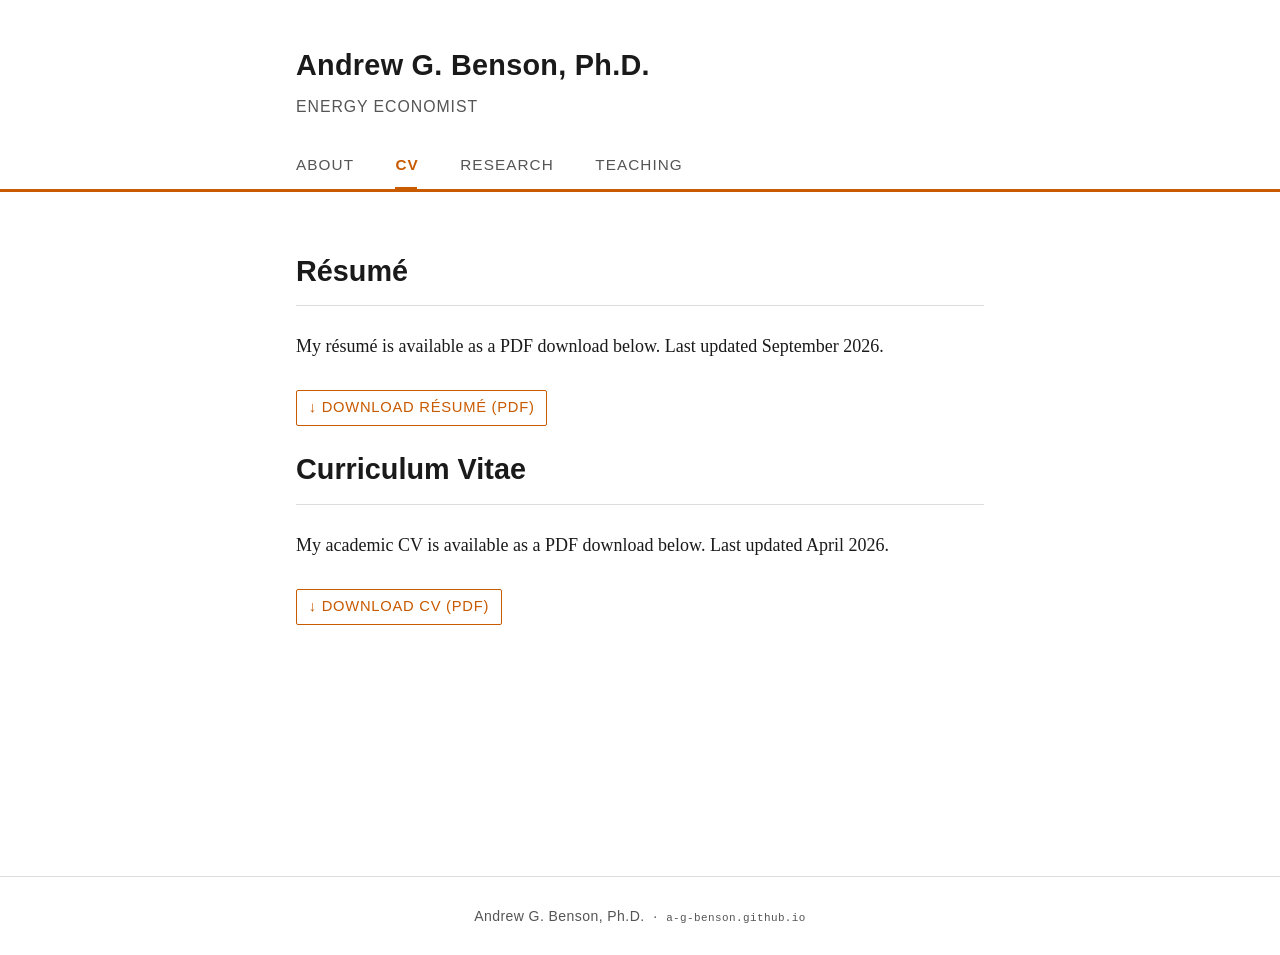
<file: cv.html>
<!DOCTYPE html>
<html lang="en">
<head>
  <meta charset="UTF-8" />
  <meta name="viewport" content="width=device-width, initial-scale=1.0" />
  <title>CV — Andrew G. Benson, Ph.D.</title>
  <link rel="stylesheet" href="style.css" />
</head>

<body>

<header>
  <div class="header-inner">
    <a class="site-title" href="index.html">Andrew G. Benson, Ph.D.</a>
    <div class="site-subtitle">Energy Economist</div>

    <nav>
      <a href="about.html">About</a>
      <a href="cv.html" class="active">CV</a>
      <a href="research.html">Research</a>
      <a href="teaching.html">Teaching</a>
    </nav>
  </div>
</header>

<div class="site-wrapper">
  <main>

    <h1>Résumé</h1>

    <p>My résumé is available as a PDF download below. Last updated September 2026.</p>

    <p>
      <a class="download-link" href="files/misc/AGB_Resume.pdf" target="_blank">
        ↓ Download Résumé (PDF)
      </a>
    </p>

    <h1>Curriculum Vitae</h1>

    <p>My academic CV is available as a PDF download below. Last updated April 2026.</p>

    <p>
      <a class="download-link" href="files/misc/AGB_CV.pdf" target="_blank">
        ↓ Download CV (PDF)
      </a>
    </p>

  </main>
</div>

<footer>
  <div class="site-wrapper">
    Andrew G. Benson, Ph.D. &nbsp;·&nbsp;
    <span class="url">a-g-benson.github.io</span>
  </div>
</footer>

</body>
</html>
</file>
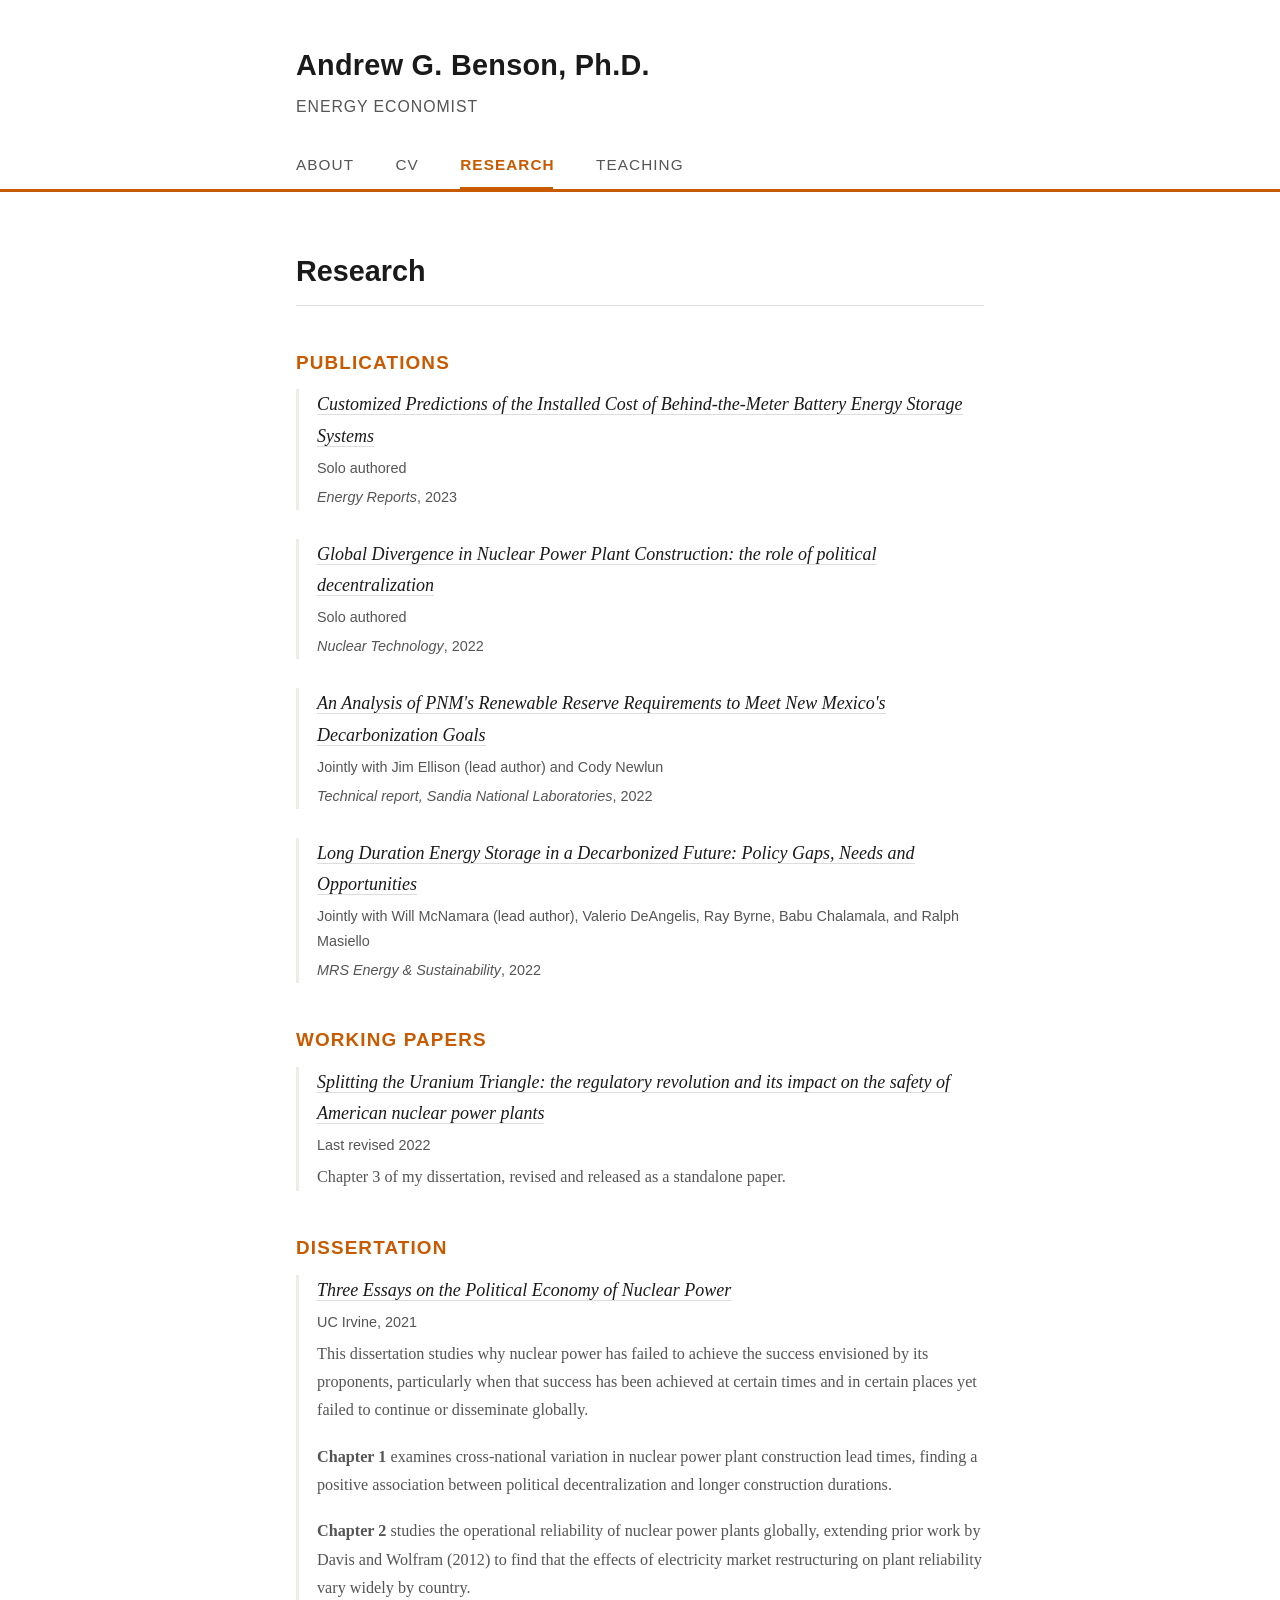
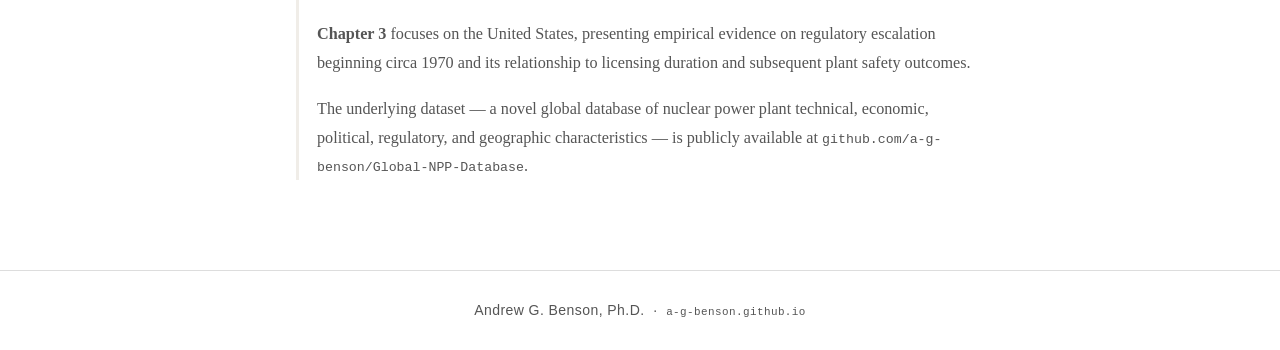
<file: research.html>
<!DOCTYPE html>
<html lang="en">
<head>
  <meta charset="UTF-8" />
  <meta name="viewport" content="width=device-width, initial-scale=1.0" />
  <title>Research — Andrew G. Benson, Ph.D.</title>
  <link rel="stylesheet" href="style.css" />
</head>
<body>

<header>
  <div class="header-inner">
    <a class="site-title" href="index.html">Andrew G. Benson, Ph.D.</a>
    <div class="site-subtitle">Energy Economist</div>
    <nav>
      <a href="about.html">About</a>
      <a href="cv.html">CV</a>
      <a href="research.html" class="active">Research</a>
      <a href="teaching.html">Teaching</a>
    </nav>
  </div>
</header>

<div class="site-wrapper">
<main>

  <h1>Research</h1>

  <!-- ── Publications ──────────────────────────────────────── -->
  <h2>Publications</h2>

    <div class="paper">
    <div class="paper-title">
      <a href="https://doi.org/10.1016/j.egyr.2023.04.270" target="_blank">
        Customized Predictions of the Installed Cost of Behind-the-Meter Battery Energy Storage Systems
      </a>
    </div>
    <div class="paper-meta">
      Solo authored
    </div>
    <div class="paper-meta">
      <em>Energy Reports</em>, 2023
    </div>          
  </div>

  <div class="paper">
    <div class="paper-title">
      <a href="https://www.tandfonline.com/doi/full/10.1080/00295450.2021.1991762" target="_blank">
       Global Divergence in Nuclear Power Plant Construction: the role of political decentralization
      </a>
    </div>
    <div class="paper-meta">
      Solo authored
    </div>    
    <div class="paper-meta">
      <em>Nuclear Technology</em>, 2022
    </div>
  </div>

  <div class="paper">
    <div class="paper-title">
      <a href="https://www.osti.gov/biblio/1868430-analysis-pnm-renewable-reserve-requirements-meet-new-mexico-decarbonization-goals" target="_blank">
        An Analysis of PNM's Renewable Reserve Requirements to Meet New Mexico's Decarbonization Goals
      </a>
    </div>
    <div class="paper-meta">
      Jointly with Jim Ellison (lead author) and Cody Newlun
    </div>
    <div class="paper-meta">
      <em>Technical report, Sandia National Laboratories</em>, 2022
    </div>
  </div>

  <div class="paper">
    <div class="paper-title">
      <a href="https://link.springer.com/article/10.1557/s43581-022-00037-9">
        Long Duration Energy Storage in a Decarbonized Future: Policy Gaps, Needs and Opportunities
      </a>
    </div>
    <div class="paper-meta">
      Jointly with Will McNamara (lead author), Valerio DeAngelis, Ray Byrne, Babu Chalamala, and Ralph Masiello
    </div>
    <div class="paper-meta">
      <em>MRS Energy &amp; Sustainability</em>, 2022
    </div>
  </div>

  <!-- ── Working Papers ─────────────────────────────────────── -->
  <h2>Working Papers</h2>

  <div class="paper">
    <div class="paper-title">
      <a href="files/WP/Uranium_Triangle_8.1.2022.pdf" target="_blank">
        Splitting the Uranium Triangle: the regulatory revolution and its impact on the safety of American nuclear power plants
      </a>
    </div>
    <div class="paper-meta">Last revised 2022</div>
    <div class="paper-note">Chapter 3 of my dissertation, revised and released as a standalone paper.</div>
  </div>

  <!-- ── Other ──────────────────────────────────────────────── -->
  <!-- to do: update LCOE calculator
  <h2>Other</h2>

  <div class="paper">
    <div class="paper-title">Simple LCOE Calculator</div>
    <div class="paper-meta">Microsoft Excel (.xlsm)</div>
    <div class="paper-note">
      A simple levelized cost of energy calculator.
      <br>
      <a class="download-link" href="files/misc/Simple-LCOE-Calculator.xlsm">↓ Download (.xlsm)</a>
    </div>
  </div>
  -->
  
  <!-- ── Dissertation ───────────────────────────────────────── -->
  <h2>Dissertation</h2>

  <div class="paper">
    <div class="paper-title">
      <a href="https://www.proquest.com/openview/5f9c837223348d52e6948f247d653496/1.pdf?pq-origsite=gscholar&cbl=18750&diss=y" target="_blank">
        Three Essays on the Political Economy of Nuclear Power
      </a>
    </div>
    <div class="paper-meta">UC Irvine, 2021</div>
    <div class="paper-note">
      <p>This dissertation studies why nuclear power has failed to achieve the success envisioned by its proponents, particularly when that success has been achieved at certain times and in certain places yet failed to continue or disseminate globally.</p>
      <p><strong>Chapter 1</strong> examines cross-national variation in nuclear power plant construction lead times, finding a positive association between political decentralization and longer construction durations.</p>
      <p><strong>Chapter 2</strong> studies the operational reliability of nuclear power plants globally, extending prior work by Davis and Wolfram (2012) to find that the effects of electricity market restructuring on plant reliability vary widely by country.</p>
      <p><strong>Chapter 3</strong> focuses on the United States, presenting empirical evidence on regulatory escalation beginning circa 1970 and its relationship to licensing duration and subsequent plant safety outcomes.</p>
      <p>The underlying dataset — a novel global database of nuclear power plant technical, economic, political, regulatory, and geographic characteristics — is publicly available at
        <a href="https://github.com/a-g-benson/Global-NPP-Database" class="url" target="_blank">github.com/a-g-benson/Global-NPP-Database</a>.
      </p>
    </div>
  </div>

</main>
</div>

<footer>
  <div class="site-wrapper">
    Andrew G. Benson, Ph.D. &nbsp;·&nbsp;
    <span class="url">a-g-benson.github.io</span>
  </div>
</footer>

</body>
</html>
</file>
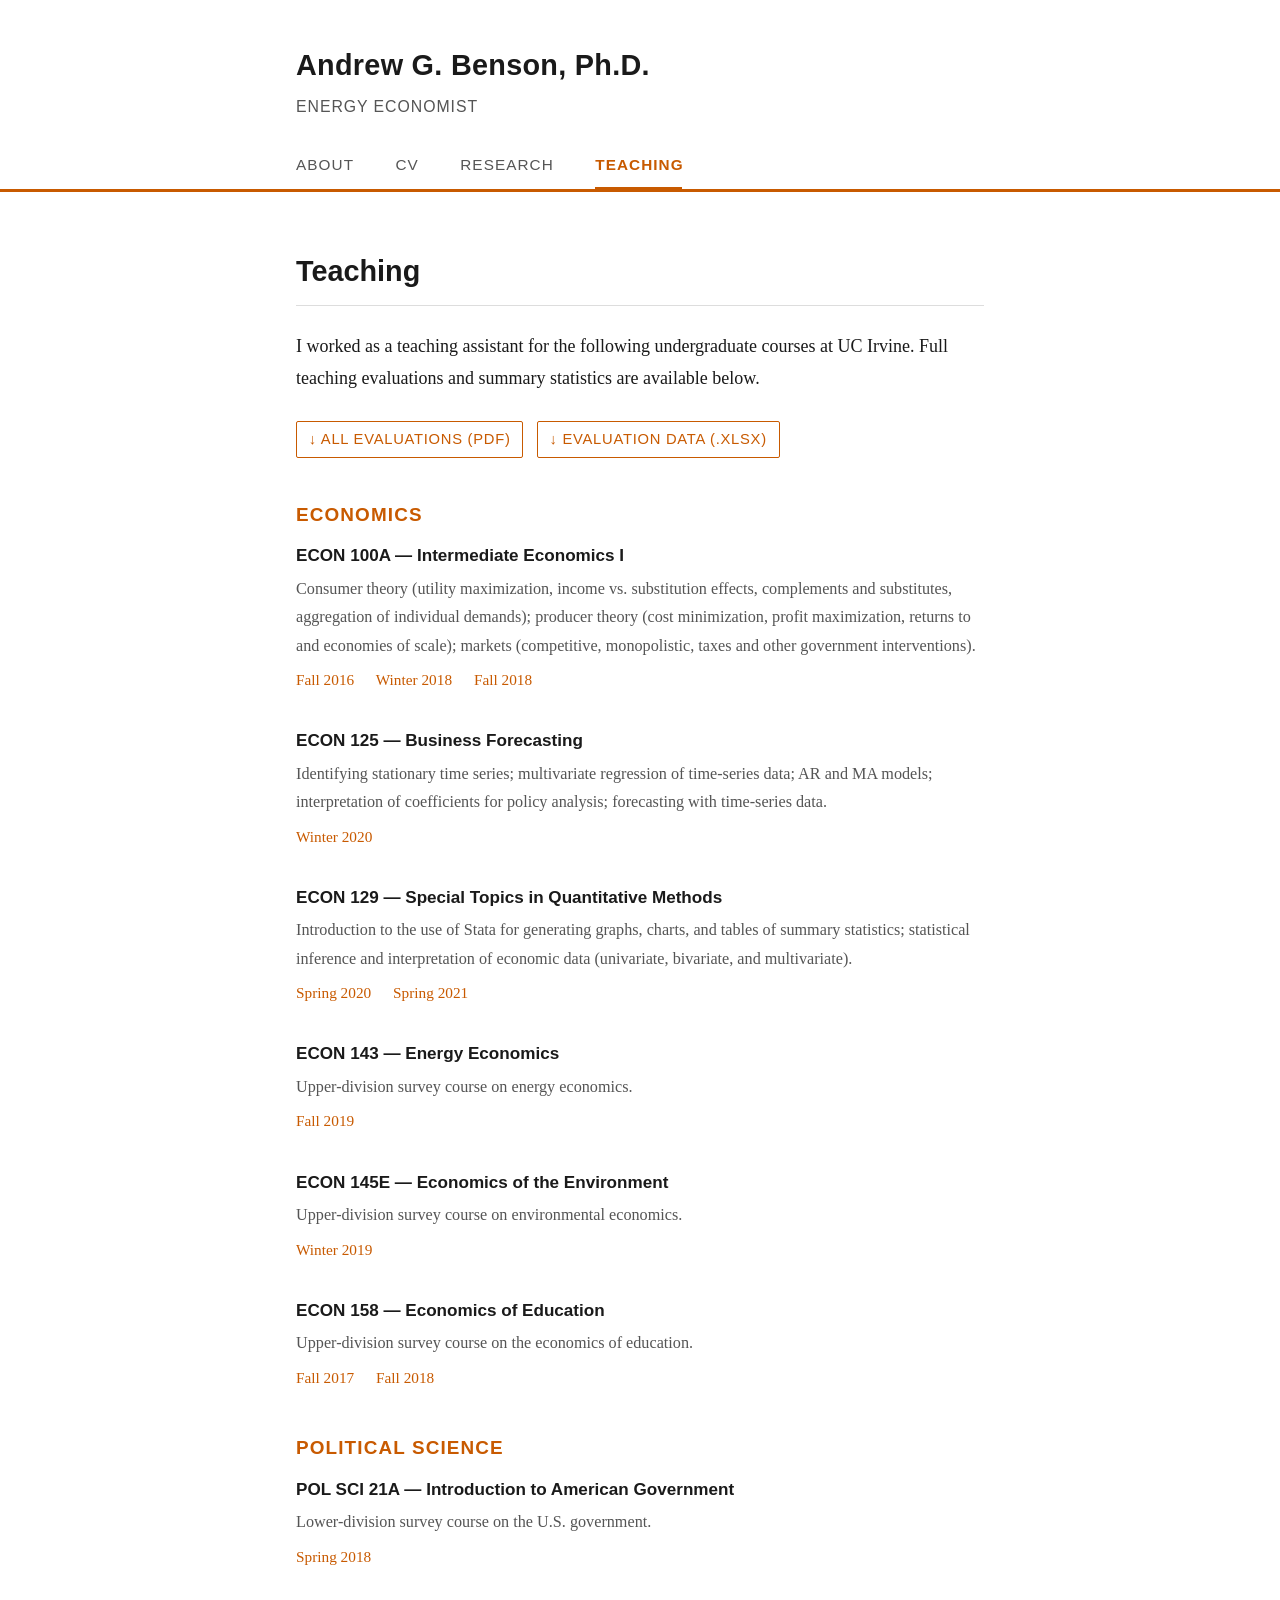
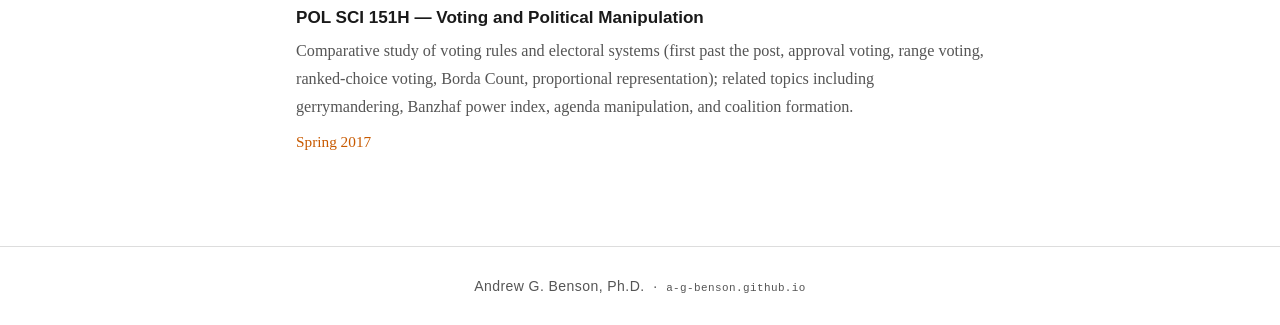
<file: teaching.html>
<!DOCTYPE html>
<html lang="en">
<head>
  <meta charset="UTF-8" />
  <meta name="viewport" content="width=device-width, initial-scale=1.0" />
  <title>Teaching — Andrew G. Benson, Ph.D.</title>
  <link rel="stylesheet" href="style.css" />
</head>
<body>

<header>
  <div class="header-inner">
    <a class="site-title" href="index.html">Andrew G. Benson, Ph.D.</a>
    <div class="site-subtitle">Energy Economist</div>
    <nav>
      <a href="about.html">About</a>
      <a href="cv.html">CV</a>
      <a href="research.html">Research</a>
      <a href="teaching.html" class="active">Teaching</a>
    </nav>
  </div>
</header>

<div class="site-wrapper">
<main>

  <h1>Teaching</h1>

  <p>I worked as a teaching assistant for the following undergraduate courses at UC Irvine.
     Full teaching evaluations and summary statistics are available below.</p>

  <p>
    <a class="download-link" href="files/teaching/AGB_Teaching_Evaluations.pdf" target="_blank">↓ All Evaluations (PDF)</a>
    &nbsp;
    <a class="download-link" href="files/teaching/AGB_Student_Eval_Data.xlsx" target="_blank">↓ Evaluation Data (.xlsx)</a>
  </p>

  <!-- ── Economics courses ──────────────────────────────────── -->
  <h2>Economics</h2>

  <div class="course">
    <div class="course-title">ECON 100A — Intermediate Economics I</div>
    <div class="course-topics">Consumer theory (utility maximization, income vs. substitution effects, complements and substitutes, aggregation of individual demands); producer theory (cost minimization, profit maximization, returns to and economies of scale); markets (competitive, monopolistic, taxes and other government interventions).</div>
    <div class="course-evals">
      <a href="files/teaching/Econ_100A_F16.pdf" target="_blank">Fall 2016</a>
      <a href="files/teaching/Econ_100A_W18.pdf" target="_blank">Winter 2018</a>
      <a href="files/teaching/Econ_100A_F18.pdf" target="_blank">Fall 2018</a>
    </div>
  </div>

  <div class="course">
    <div class="course-title">ECON 125 — Business Forecasting</div>
    <div class="course-topics">Identifying stationary time series; multivariate regression of time-series data; AR and MA models; interpretation of coefficients for policy analysis; forecasting with time-series data.</div>
    <div class="course-evals">
      <a href="files/teaching/Econ_125_W20.pdf" target="_blank">Winter 2020</a>
    </div>
  </div>

  <div class="course">
    <div class="course-title">ECON 129 — Special Topics in Quantitative Methods</div>
    <div class="course-topics">Introduction to the use of Stata for generating graphs, charts, and tables of summary statistics; statistical inference and interpretation of economic data (univariate, bivariate, and multivariate).</div>
    <div class="course-evals">
      <a href="files/teaching/Econ_129_S20.pdf" target="_blank">Spring 2020</a>
      <a href="files/teaching/Econ_129_S21.pdf" target="_blank">Spring 2021</a>
    </div>
  </div>

  <div class="course">
    <div class="course-title">ECON 143 — Energy Economics</div>
    <div class="course-topics">Upper-division survey course on energy economics.</div>
    <div class="course-evals">
      <a href="files/teaching/Econ_143_F19.pdf" target="_blank">Fall 2019</a>
    </div>
  </div>

  <div class="course">
    <div class="course-title">ECON 145E — Economics of the Environment</div>
    <div class="course-topics">Upper-division survey course on environmental economics.</div>
    <div class="course-evals">
      <a href="files/teaching/Econ_145E_W19.pdf" target="_blank">Winter 2019</a>
    </div>
  </div>

  <div class="course">
    <div class="course-title">ECON 158 — Economics of Education</div>
    <div class="course-topics">Upper-division survey course on the economics of education.</div>
    <div class="course-evals">
      <a href="files/teaching/Econ_158_F17.pdf" target="_blank">Fall 2017</a>
      <a href="files/teaching/Econ_158_F18.pdf" target="_blank">Fall 2018</a>
    </div>
  </div>

  <!-- ── Political Science courses ──────────────────────────── -->
  <h2>Political Science</h2>

  <div class="course">
    <div class="course-title">POL SCI 21A — Introduction to American Government</div>
    <div class="course-topics">Lower-division survey course on the U.S. government.</div>
    <div class="course-evals">
      <a href="files/teaching/PolSci_21A_S18.pdf" target="_blank">Spring 2018</a>
    </div>
  </div>

  <div class="course">
    <div class="course-title">POL SCI 151H — Voting and Political Manipulation</div>
    <div class="course-topics">Comparative study of voting rules and electoral systems (first past the post, approval voting, range voting, ranked-choice voting, Borda Count, proportional representation); related topics including gerrymandering, Banzhaf power index, agenda manipulation, and coalition formation.</div>
    <div class="course-evals">
      <a href="files/teaching/PolSci_151H_S17.pdf" target="_blank">Spring 2017</a>
    </div>
  </div>

</main>
</div>

<footer>
  <div class="site-wrapper">
    Andrew G. Benson, Ph.D. &nbsp;·&nbsp;
    <span class="url">a-g-benson.github.io</span>
  </div>
</footer>

</body>
</html>
</file>
<file: style.css>
/* ============================================================
   Andrew G. Benson — Personal Website
   Style: Clean minimal, white + dark orange accents
   Fonts: Palatino Linotype (body), system sans-serif (headers),
          Lucida Console (code/URLs)
   ============================================================ */

:root {
  --orange:       #c85a00;
  --orange-light: #f0ede8;
  --orange-mid:   #e8795a;
  --text:         #1a1a1a;
  --text-muted:   #555;
  --border:       #ddd;
  --white:        #ffffff;
  --max-width:    760px;
}

/* ── Reset & Base ─────────────────────────────────────────── */
*, *::before, *::after { box-sizing: border-box; margin: 0; padding: 0; }

html { font-size: 18px; }

body {
  font-family: "Palatino Linotype", Palatino, "Book Antiqua", Georgia, serif;
  color: var(--text);
  background: var(--white);
  line-height: 1.75;
}

a {
  color: var(--orange);
  text-decoration: none;
  border-bottom: 1px solid transparent;
  transition: border-color 0.15s ease, color 0.15s ease;
}
a:hover {
  border-bottom-color: var(--orange);
}

code, .url, a.url {
  font-family: "Lucida Console", "Courier New", monospace;
  font-size: 0.82em;
  color: var(--text-muted);
}

/* ── Layout ───────────────────────────────────────────────── */
.site-wrapper {
  max-width: var(--max-width);
  margin: 0 auto;
  padding: 0 2rem;
}

/* ── Header / Nav ─────────────────────────────────────────── */
header {
  border-bottom: 3px solid var(--orange);
  padding: 2.2rem 0 0;
  margin-bottom: 3rem;
}

.header-inner {
  max-width: var(--max-width);
  margin: 0 auto;
  padding: 0 2rem;
}

.site-title {
  font-family: "Gill Sans", "Gill Sans MT", Calibri, "Trebuchet MS", sans-serif;
  font-size: 1.6rem;
  font-weight: 700;
  letter-spacing: 0.01em;
  color: var(--text);
  text-decoration: none;
  border-bottom: none;
  display: block;
  margin-bottom: 0.15rem;
}
.site-title:hover { color: var(--orange); border-bottom: none; }

.site-subtitle {
  font-family: "Gill Sans", "Gill Sans MT", Calibri, "Trebuchet MS", sans-serif;
  font-size: 0.88rem;
  color: var(--text-muted);
  letter-spacing: 0.06em;
  text-transform: uppercase;
  margin-bottom: 1.2rem;
}

nav {
  display: flex;
  flex-wrap: wrap;
  gap: 0;
}

nav a {
  font-family: "Gill Sans", "Gill Sans MT", Calibri, "Trebuchet MS", sans-serif;
  font-size: 0.85rem;
  text-transform: uppercase;
  letter-spacing: 0.07em;
  color: var(--text-muted);
  border-bottom: none;
  padding: 0.55rem 1.1rem 0.55rem 0;
  margin-right: 1.2rem;
  position: relative;
  transition: color 0.15s;
}
nav a::after {
  content: '';
  position: absolute;
  bottom: 0;
  left: 0;
  width: 0;
  height: 2px;
  background: var(--orange);
  transition: width 0.2s ease;
}
nav a:hover { color: var(--orange); }
nav a:hover::after { width: calc(100% - 1.2rem); }
nav a.active { color: var(--orange); font-weight: 600; }
nav a.active::after { width: calc(100% - 1.2rem); }

/* ── Main Content ─────────────────────────────────────────── */
main {
  min-height: 60vh;
}

h1 {
  font-family: "Gill Sans", "Gill Sans MT", Calibri, "Trebuchet MS", sans-serif;
  font-size: 1.6rem;
  font-weight: 700;
  color: var(--text);
  margin-bottom: 1.4rem;
  padding-bottom: 0.5rem;
  border-bottom: 1px solid var(--border);
}

h2 {
  font-family: "Gill Sans", "Gill Sans MT", Calibri, "Trebuchet MS", sans-serif;
  font-size: 1.05rem;
  font-weight: 700;
  color: var(--orange);
  text-transform: uppercase;
  letter-spacing: 0.06em;
  margin: 2.2rem 0 0.6rem;
}

h3 {
  font-family: "Gill Sans", "Gill Sans MT", Calibri, "Trebuchet MS", sans-serif;
  font-size: 1rem;
  font-weight: 600;
  color: var(--text);
  margin: 1.4rem 0 0.3rem;
}

p { margin-bottom: 1rem; }

/* ── Paper / Publication entries ─────────────────────────── */
.paper {
  margin-bottom: 1.6rem;
  padding-left: 1rem;
  border-left: 3px solid var(--orange-light);
  transition: border-color 0.15s;
}
.paper:hover { border-left-color: var(--orange); }

.paper-title {
  font-style: italic;
  color: var(--text);
  font-size: 1rem;
}
.paper-title a {
  font-style: italic;
  color: var(--text);
  border-bottom: 1px solid var(--border);
}
.paper-title a:hover { color: var(--orange); border-bottom-color: var(--orange); }

.paper-meta {
  font-family: "Gill Sans", "Gill Sans MT", Calibri, "Trebuchet MS", sans-serif;
  font-size: 0.8rem;
  color: var(--text-muted);
  margin-top: 0.2rem;
}

.paper-note {
  font-size: 0.9rem;
  color: var(--text-muted);
  margin-top: 0.25rem;
}

/* ── Teaching entries ────────────────────────────────────── */
.course {
  margin-bottom: 1.8rem;
}
.course-title {
  font-family: "Gill Sans", "Gill Sans MT", Calibri, "Trebuchet MS", sans-serif;
  font-weight: 700;
  font-size: 0.95rem;
}
.course-topics {
  font-size: 0.9rem;
  color: var(--text-muted);
  margin: 0.2rem 0 0.4rem;
}
.course-evals {
  font-size: 0.85rem;
}
.course-evals a {
  margin-right: 1rem;
}

/* ── Download links ──────────────────────────────────────── */
.download-link {
  display: inline-flex;
  align-items: center;
  gap: 0.4rem;
  font-family: "Gill Sans", "Gill Sans MT", Calibri, "Trebuchet MS", sans-serif;
  font-size: 0.82rem;
  text-transform: uppercase;
  letter-spacing: 0.05em;
  color: var(--orange);
  border: 1px solid var(--orange);
  border-radius: 2px;
  padding: 0.25rem 0.65rem;
  transition: background 0.15s, color 0.15s;
  margin-top: 0.5rem;
}
.download-link:hover {
  background: var(--orange);
  color: var(--white);
  border-bottom-color: var(--orange);
}

/* ── About page ──────────────────────────────────────────── */
.about-grid {
  display: grid;
  grid-template-columns: 1fr;
  gap: 2rem;
}

.contact-block {
  background: var(--orange-light);
  border-left: 3px solid var(--orange);
  padding: 0.6rem 0.72rem;
  font-size: 0.9rem;
  margin-top: 1.8rem;
}
.contact-block p { margin-bottom: 0.3rem; }

/* ── Footer ──────────────────────────────────────────────── */
footer {
  margin-top: 5rem;
  padding: 1.5rem 0;
  border-top: 1px solid var(--border);
  text-align: center;
  font-family: "Gill Sans", "Gill Sans MT", Calibri, "Trebuchet MS", sans-serif;
  font-size: 0.78rem;
  color: var(--text-muted);
  letter-spacing: 0.03em;
}
footer .url { font-size: 0.78em; }

/* ── Responsive ──────────────────────────────────────────── */
@media (max-width: 600px) {
  html { font-size: 16px; }
  .header-inner, .site-wrapper { padding: 0 1.2rem; }
  nav a { margin-right: 0.8rem; }
}
</file>
